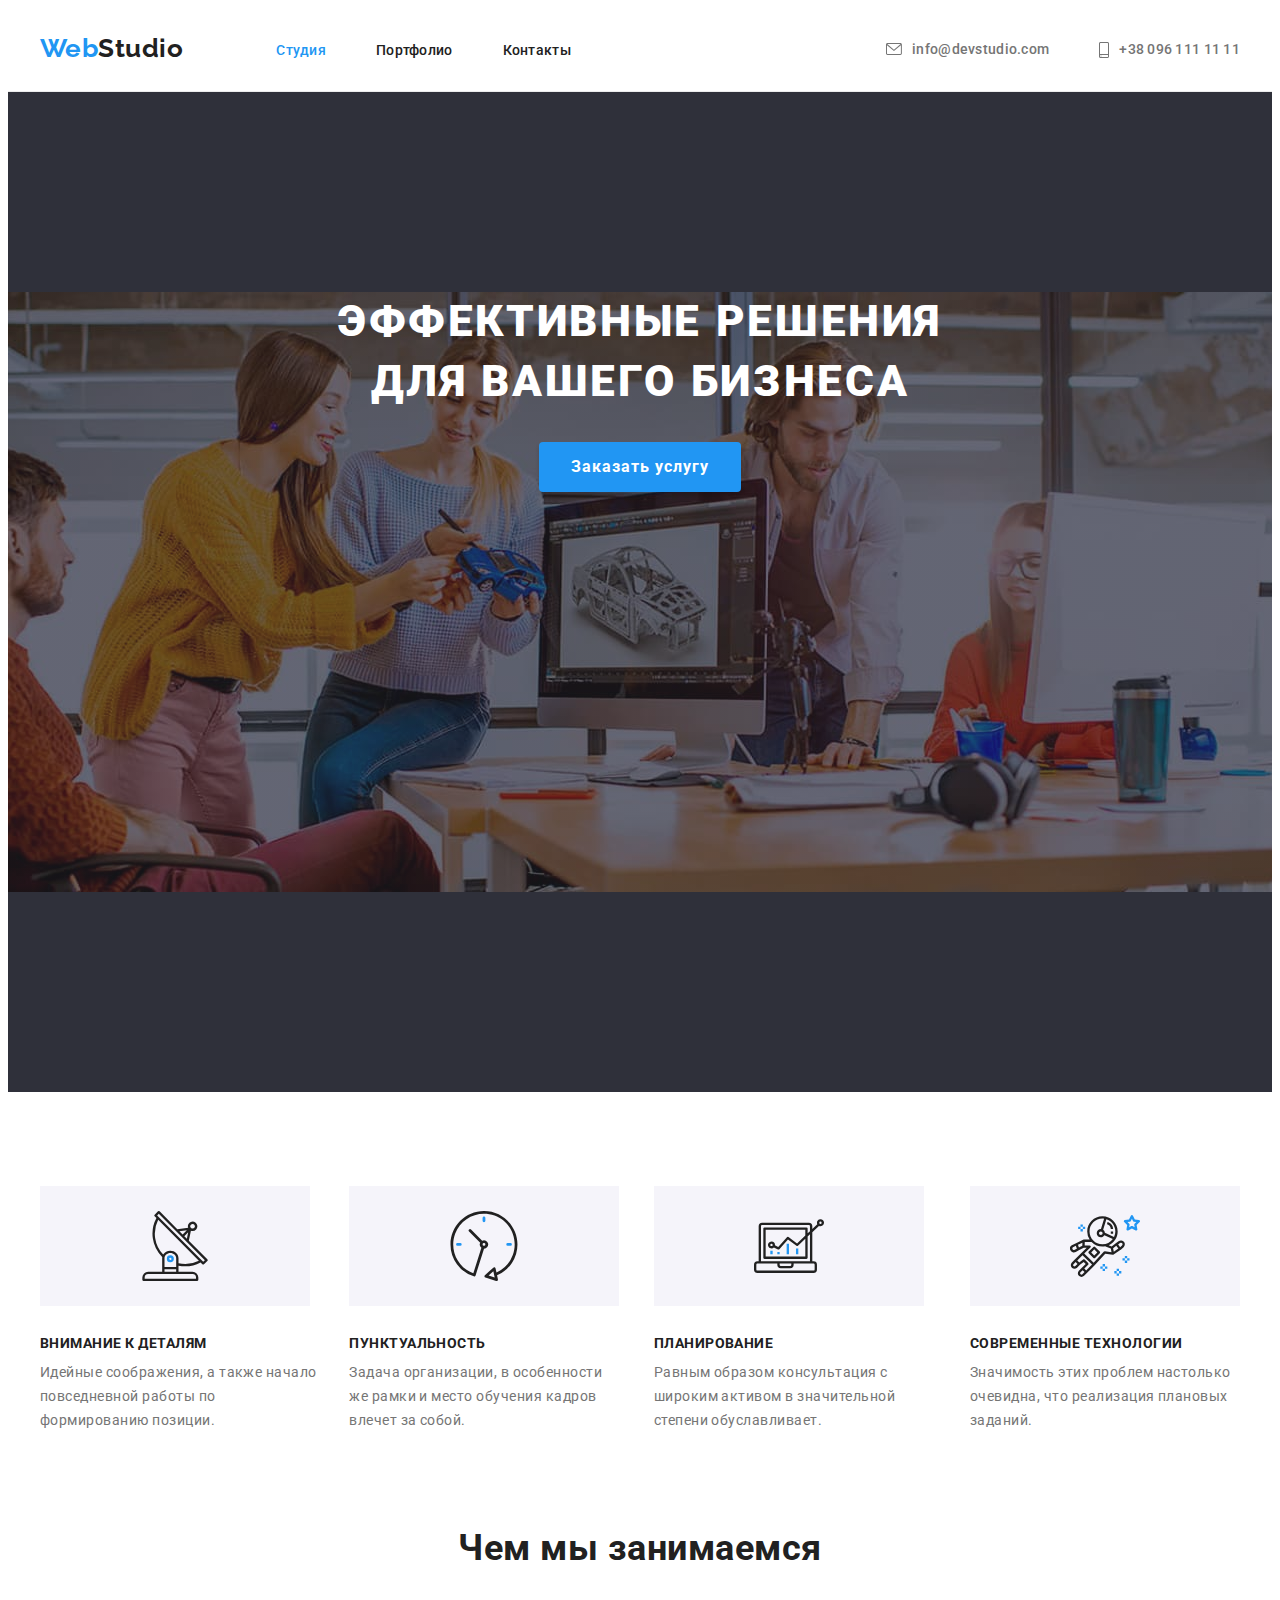
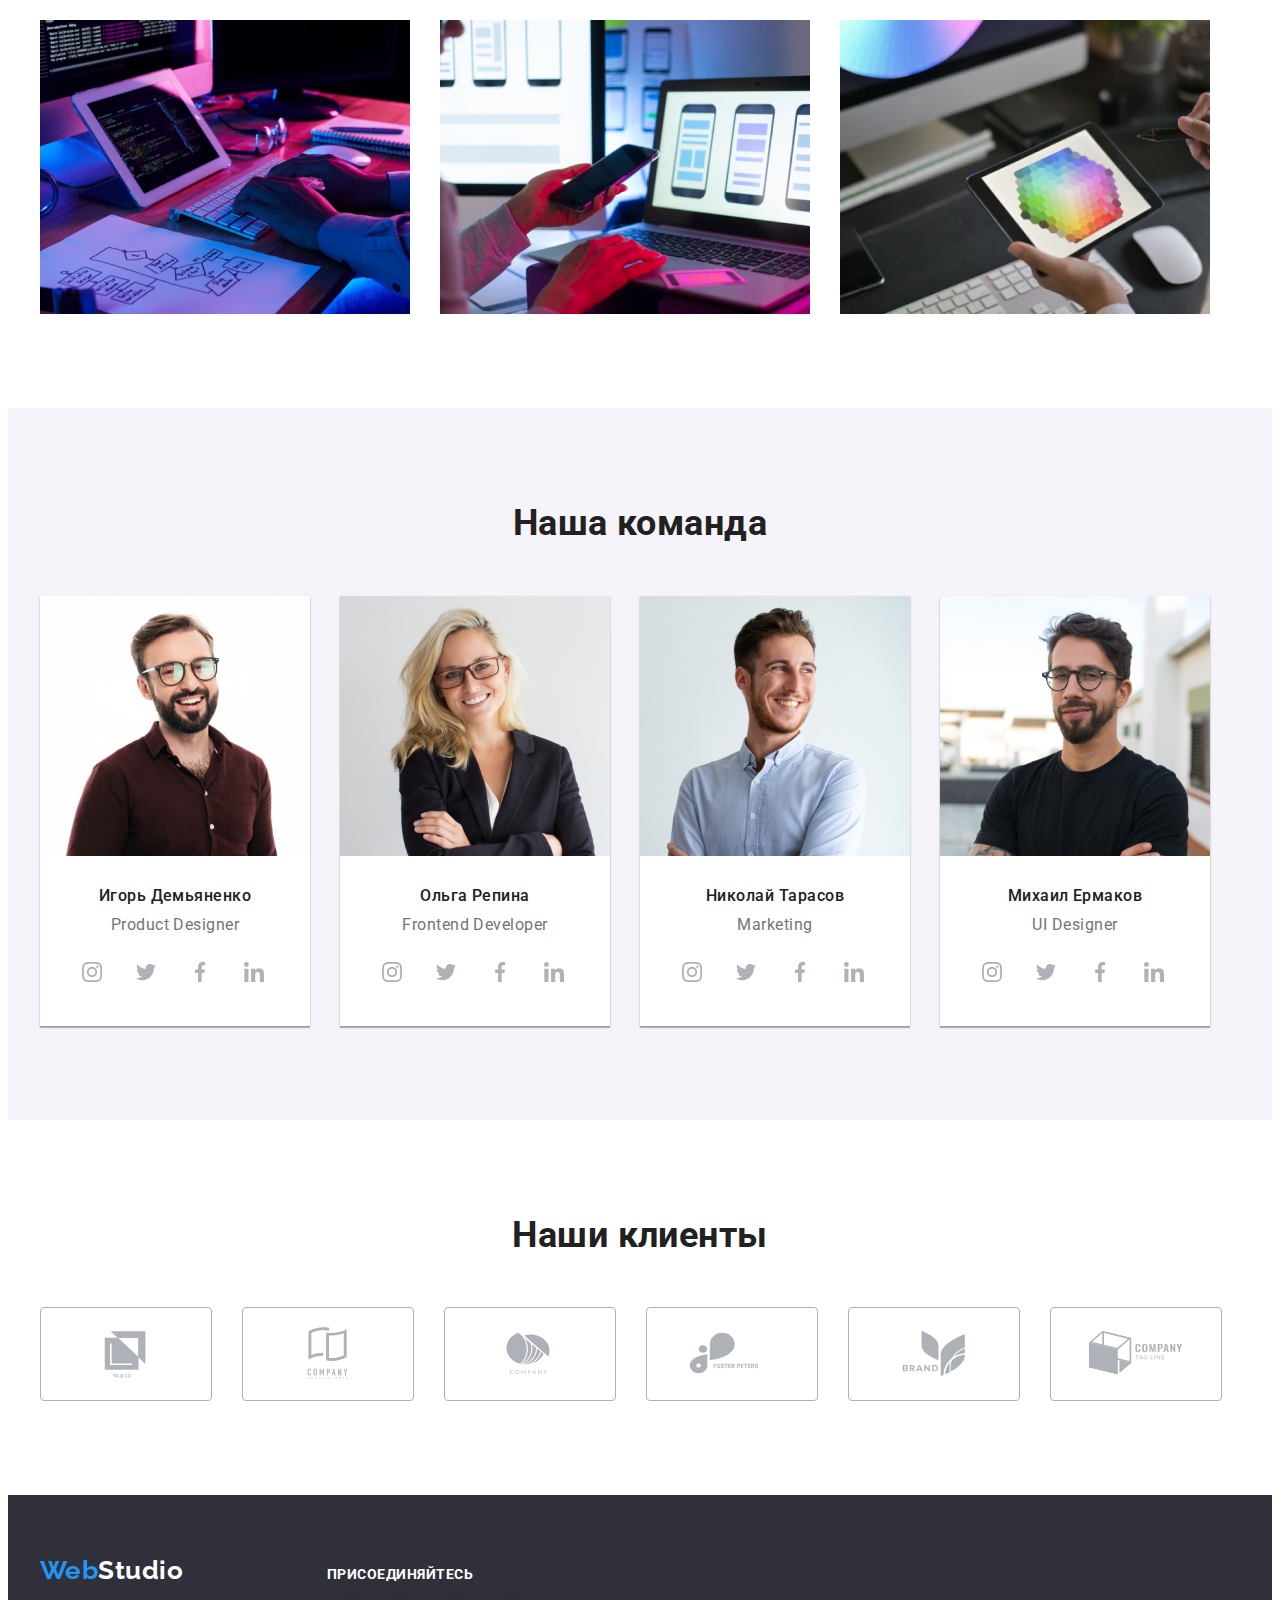
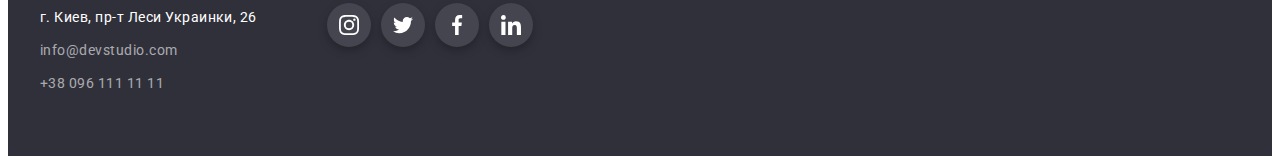
<file: index.html>
<!DOCTYPE html>
<html lang="ru">
  <head>
    <meta charset="UTF-8" />
    <meta http-equiv="X-UA-Compatible" content="IE=edge" />
    <meta name="viewport" content="width=device-width, initial-scale=1.0" />
    <title>Студия</title>
    <link rel="preconnect" href="https://fonts.googleapis.com" />
    <link rel="preconnect" href="https://fonts.gstatic.com" crossorigin />
    <link
      href="https://fonts.googleapis.com/css2?family=Raleway:wght@700&family=Roboto:wght@400;500;700;900&display=swap"
      rel="stylesheet"
    />
    <link
      rel="stylesheet"
      href="https://cdnjs.cloudflare.com/ajax/libs/modern-normalize/1.1.0/modern-normalize.min.css"
      integrity="sha512-wpPYUAdjBVSE4KJnH1VR1HeZfpl1ub8YT/NKx4PuQ5NmX2tKuGu6U/JRp5y+Y8XG2tV+wKQpNHVUX03MfMFn9Q=="
      crossorigin="anonymous"
      referrerpolicy="no-referrer"
    />
    <link rel="stylesheet" href="./styles.css" />
  </head>
  <body>
    <header class="header">
      <div class="header-page container">
        <a class="logo" href=""><span class="logo-first">Web</span>Studio</a>
        <nav class="site-nav">
          <ul class="site-nav-list list">
            <li class="item"><a href="./index.html" class="link current">Студия</a></li>
            <li class="item"><a href="./portfolio.html" class="link">Портфолио</a></li>
            <li class="item"><a href="" class="link">Контакты</a></li>
          </ul>
        </nav>
        <ul class="auth-nav list">
          <li class="auth-nav-item">
            <a class="link" href="mailto:info@devstudio.com">
              <svg class="auth-icon-mail">
                <use href="./images/icons.svg#icon-envelope-hover"></use>
              </svg>
              info@devstudio.com</a
            >
          </li>
          <li class="auth-nav-item">
            <a class="link" href="tel:+380961111111">
              <svg class="auth-icon-phone">
                <use href="./images/icons.svg#icon-smartphone"></use>
              </svg>
              +38 096 111 11 11
            </a>
          </li>
        </ul>
      </div>
    </header>
    <main>
      <section class="hero">
        <div class="overlay">
          <h1 class="hero-title">Эффективные решения для вашего бизнеса</h1>
          <button class="button" type="button">Заказать услугу</button>
        </div>
      </section>
      <section class="feature-section section">
        <div class="container">
          <ul class="feature-list list">
            <li class="item">
              <span class="feature-list-bgc">
                <svg class="feature-icons" width="70px" height="70px">
                  <use href="./images/icons.svg#icon-antenna"></use>
                </svg>
              </span>
              <h3 class="title">Внимание к деталям</h3>
              <p class="paragraph">
                Идейные соображения, а также начало повседневной работы по формированию позиции.
              </p>
            </li>
            <li class="item">
              <span class="feature-list-bgc">
                <svg class="feature-icons" width="70px" height="70px">
                  <use href="./images/icons.svg#icon-clock"></use>
                </svg>
              </span>
              <h3 class="title">Пунктуальность</h3>
              <p class="paragraph">
                Задача организации, в особенности же рамки и место обучения кадров влечет за собой.
              </p>
            </li>
            <li class="item">
              <span class="feature-list-bgc">
                <svg class="feature-icons" width="70px" height="70px">
                  <use href="./images/icons.svg#icon-diagram"></use>
                </svg>
              </span>
              <h3 class="title">Планирование</h3>
              <p class="paragraph">
                Равным образом консультация с широким активом в значительной степени обуславливает.
              </p>
            </li>
            <li class="item">
              <span class="feature-list-bgc">
                <svg class="feature-icons" width="70px" height="70px">
                  <use href="./images/icons.svg#icon-astronaut"></use>
                </svg>
              </span>
              <h3 class="title">Современные технологии</h3>
              <p class="paragraph">
                Значимость этих проблем настолько очевидна, что реализация плановых заданий.
              </p>
            </li>
          </ul>
        </div>
      </section>
      <section class="work-section section">
        <div class="container">
          <h2 class="section-title">Чем мы занимаемся</h2>
          <ul class="list">
            <li class="item"><img src="./images/box1.jpg" alt="компьютер" width="370" /></li>
            <li class="item"><img src="./images/box2.jpg" alt="телефон" width="370" /></li>
            <li class="item">
              <img src="./images/box3.jpg" alt="графический планшет" width="370" />
            </li>
          </ul>
        </div>
      </section>
      <section class="our-team-section section">
        <div class="container">
          <h2 class="section-title">Наша команда</h2>
          <ul class="our-team list">
            <li class="item">
              <img src="./images/Photo1.jpg" alt="фото" width="270" />
              <div class="our-team-text">
                <h3 class="name">Игорь Демьяненко</h3>
                <p class="paragraph">Product Designer</p>
              </div>
              <ul class="networks list">
                <li class="networks-item">
                  <a href="" class="networks-link">
                    <svg class="networks-icons" width="20px" height="20px">
                      <use href="./images/icons.svg#icon-instagram"></use>
                    </svg>
                  </a>
                </li>
                <li class="networks-item">
                  <a href="" class="networks-link">
                    <svg class="networks-icons" width="20px" height="20px">
                      <use href="./images/icons.svg#icon-twitter"></use>
                    </svg>
                  </a>
                </li>
                <li class="networks-item">
                  <a href="" class="networks-link"
                    ><svg class="networks-icons" width="20px" height="20px">
                      <use href="./images/icons.svg#icon-facebook"></use>
                    </svg>
                  </a>
                </li>
                <li class="networks-item">
                  <a href="" class="networks-link">
                    <svg class="networks-icons" width="20px" height="20px">
                      <use href="./images/icons.svg#icon-linkedin"></use>
                    </svg>
                  </a>
                </li>
              </ul>
            </li>
            <li class="item">
              <img src="./images/Photo2.jpg" alt="фото" width="270" />
              <div class="our-team-text">
                <h3 class="name">Ольга Репина</h3>
                <p class="paragraph">Frontend Developer</p>
              </div>
              <ul class="networks list">
                <li class="networks-item">
                  <a href="" class="networks-link">
                    <svg class="networks-icons" width="20px" height="20px">
                      <use href="./images/icons.svg#icon-instagram"></use>
                    </svg>
                  </a>
                </li>
                <li class="networks-item">
                  <a href="" class="networks-link">
                    <svg class="networks-icons" width="20px" height="20px">
                      <use href="./images/icons.svg#icon-twitter"></use>
                    </svg>
                  </a>
                </li>
                <li class="networks-item">
                  <a href="" class="networks-link"
                    ><svg class="networks-icons" width="20px" height="20px">
                      <use href="./images/icons.svg#icon-facebook"></use>
                    </svg>
                  </a>
                </li>
                <li class="networks-item">
                  <a href="" class="networks-link">
                    <svg class="networks-icons" width="20px" height="20px">
                      <use href="./images/icons.svg#icon-linkedin"></use>
                    </svg>
                  </a>
                </li>
              </ul>
            </li>
            <li class="item">
              <img src="./images/Photo3.jpg" alt="фото" width="270" />
              <div class="our-team-text">
                <h3 class="name">Николай Тарасов</h3>
                <p class="paragraph">Marketing</p>
              </div>
              <ul class="networks list">
                <li class="networks-item">
                  <a href="" class="networks-link">
                    <svg class="networks-icons" width="20px" height="20px">
                      <use href="./images/icons.svg#icon-instagram"></use>
                    </svg>
                  </a>
                </li>
                <li class="networks-item">
                  <a href="" class="networks-link">
                    <svg class="networks-icons" width="20px" height="20px">
                      <use href="./images/icons.svg#icon-twitter"></use>
                    </svg>
                  </a>
                </li>
                <li class="networks-item">
                  <a href="" class="networks-link"
                    ><svg class="networks-icons" width="20px" height="20px">
                      <use href="./images/icons.svg#icon-facebook"></use>
                    </svg>
                  </a>
                </li>
                <li class="networks-item">
                  <a href="" class="networks-link">
                    <svg class="networks-icons" width="20px" height="20px">
                      <use href="./images/icons.svg#icon-linkedin"></use>
                    </svg>
                  </a>
                </li>
              </ul>
            </li>
            <li class="item">
              <img src="./images/photo4.jpg" alt="фото" width="270" />
              <div class="our-team-text">
                <h3 class="name">Михаил Ермаков</h3>
                <p class="paragraph">UI Designer</p>
              </div>
              <ul class="networks list">
                <li class="networks-item">
                  <a href="" class="networks-link">
                    <svg class="networks-icons" width="20px" height="20px">
                      <use href="./images/icons.svg#icon-instagram"></use>
                    </svg>
                  </a>
                </li>
                <li class="networks-item">
                  <a href="" class="networks-link">
                    <svg class="networks-icons" width="20px" height="20px">
                      <use href="./images/icons.svg#icon-twitter"></use>
                    </svg>
                  </a>
                </li>
                <li class="networks-item">
                  <a href="" class="networks-link"
                    ><svg class="networks-icons" width="20px" height="20px">
                      <use href="./images/icons.svg#icon-facebook"></use>
                    </svg>
                  </a>
                </li>
                <li class="networks-item">
                  <a href="" class="networks-link">
                    <svg class="networks-icons" width="20px" height="20px">
                      <use href="./images/icons.svg#icon-linkedin"></use>
                    </svg>
                  </a>
                </li>
              </ul>
            </li>
          </ul>
        </div>
      </section>
      <section class="clients section">
        <div class="container">
          <h2 class="section-title">Наши клиенты</h2>
          <ul class="clients-list list">
            <li class="clients-item">
              <a class="clients-link" href="">
                <svg class="clients-icon" width="106px" height="60px">
                  <use href="./images/icons.svg#icon-logo-0"></use>
                </svg>
              </a>
            </li>
            <li class="clients-item">
              <a class="clients-link" href="">
                <svg class="clients-icon" width="106px" height="60px">
                  <use href="./images/icons.svg#icon-logo-1"></use>
                </svg>
              </a>
            </li>
            <li class="clients-item">
              <a class="clients-link" href="">
                <svg class="clients-icon" width="106px" height="60px">
                  <use href="./images/icons.svg#icon-logo-2"></use>
                </svg>
              </a>
            </li>
            <li class="clients-item">
              <a class="clients-link" href="">
                <svg class="clients-icon" width="106px" height="60px">
                  <use href="./images/icons.svg#icon-logo-3"></use>
                </svg>
              </a>
            </li>
            <li class="clients-item">
              <a class="clients-link" href="">
                <svg class="clients-icon" width="106px" height="60px">
                  <use href="./images/icons.svg#icon-logo-4"></use>
                </svg>
              </a>
            </li>
            <li class="clients-item">
              <a class="clients-link" href="">
                <svg class="clients-icon" width="106px" height="60px">
                  <use href="./images/icons.svg#icon-logo-5"></use>
                </svg>
              </a>
            </li>
          </ul>
        </div>
      </section>
    </main>
    <footer class="footer">
      <div class="footer-div container">
        <div>
          <a class="logo logo-footer" href=""><span class="logo-first">Web</span>Studio</a>
          <address class="address">
            <p class="street">г. Киев, пр-т Леси Украинки, 26</p>
            <a class="link" href="mailto:info@devstudio.com">info@devstudio.com</a>
            <a class="link" href="tel:+380961111111">+38 096 111 11 11</a>
          </address>
        </div>
        <div class="social">
          <p class="footer-network">присоединяйтесь</p>
          <ul class="networks list">
            <li class="networks-item">
              <a href="" class="networks-link">
                <svg class="networks-icons" width="20px" height="20px">
                  <use href="./images/icons.svg#icon-instagram"></use>
                </svg>
              </a>
            </li>
            <li class="networks-item">
              <a href="" class="networks-link">
                <svg class="networks-icons" width="20px" height="20px">
                  <use href="./images/icons.svg#icon-twitter"></use>
                </svg>
              </a>
            </li>
            <li class="networks-item">
              <a href="" class="networks-link"
                ><svg class="networks-icons" width="20px" height="20px">
                  <use href="./images/icons.svg#icon-facebook"></use>
                </svg>
              </a>
            </li>
            <li class="networks-item">
              <a href="" class="networks-link">
                <svg class="networks-icons" width="20px" height="20px">
                  <use href="./images/icons.svg#icon-linkedin"></use>
                </svg>
              </a>
            </li>
          </ul>
        </div>
      </div>
    </footer>
  </body>
</html>
</file>
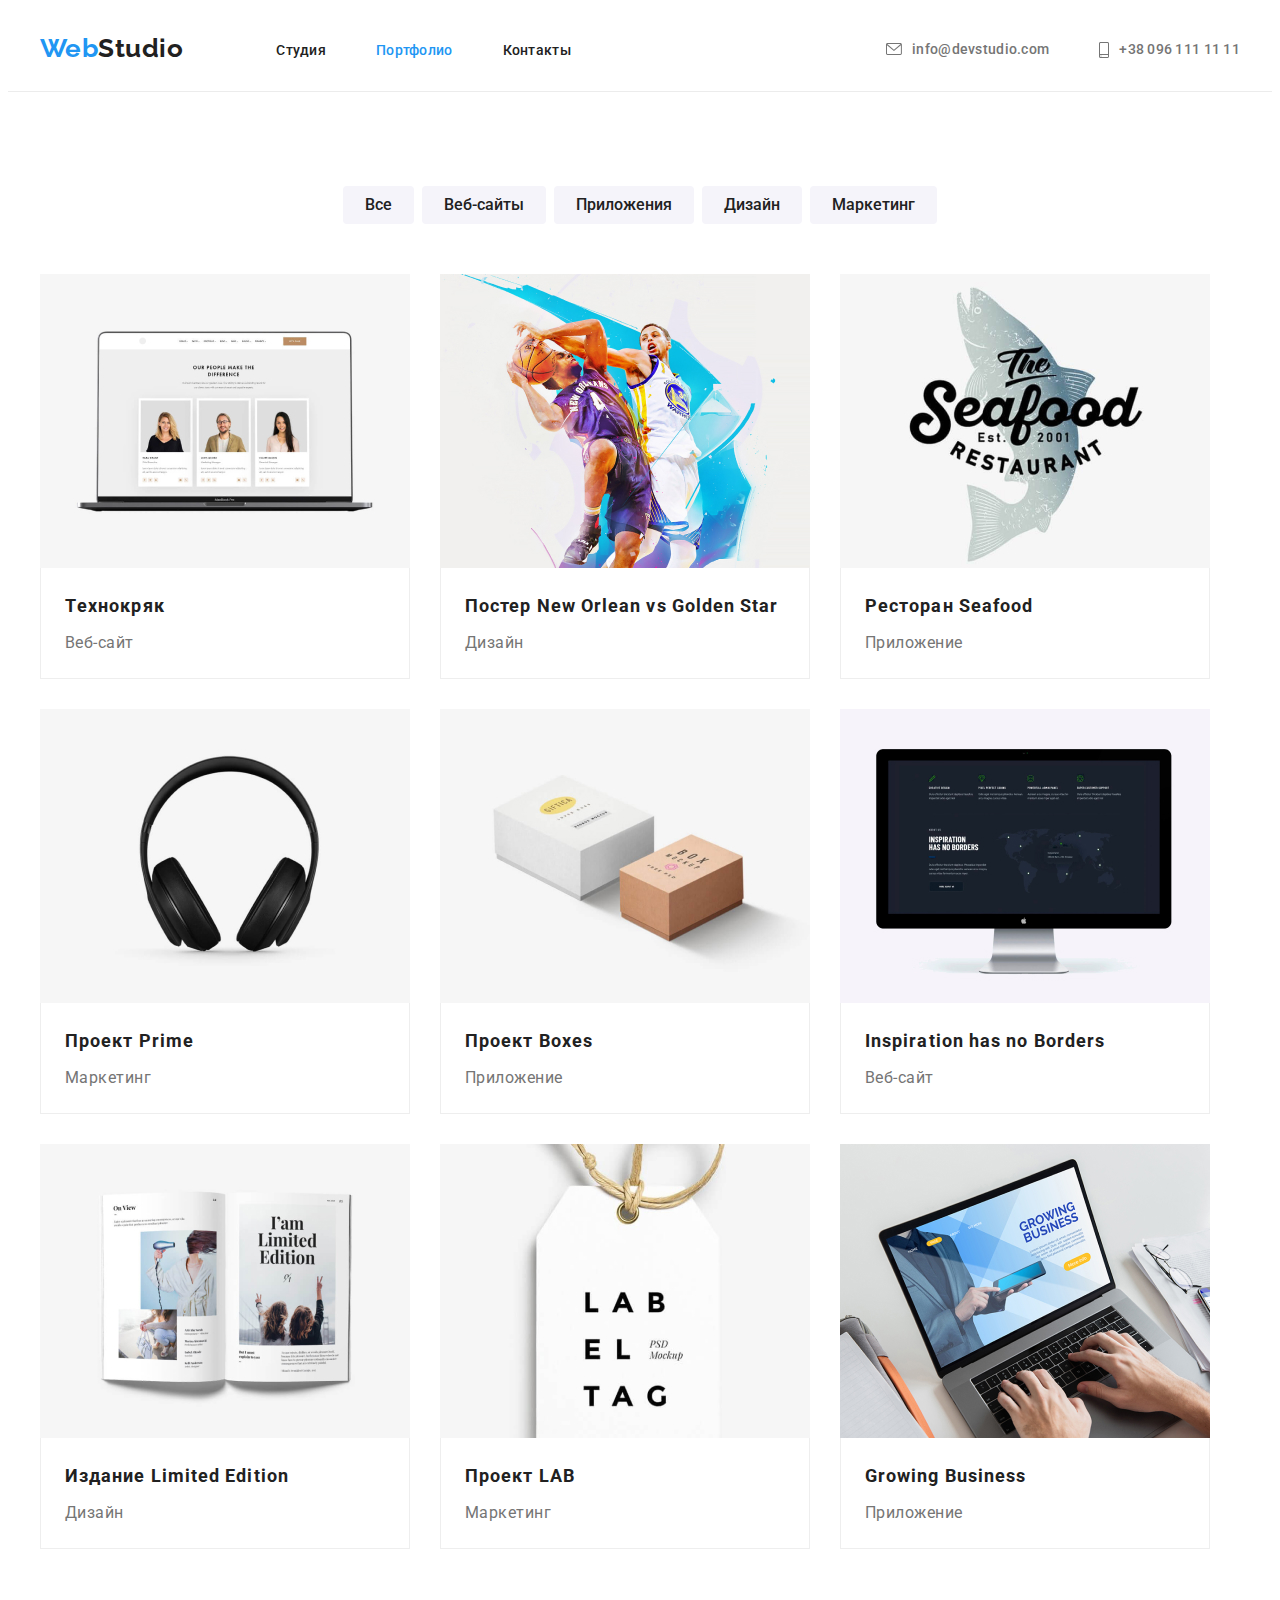
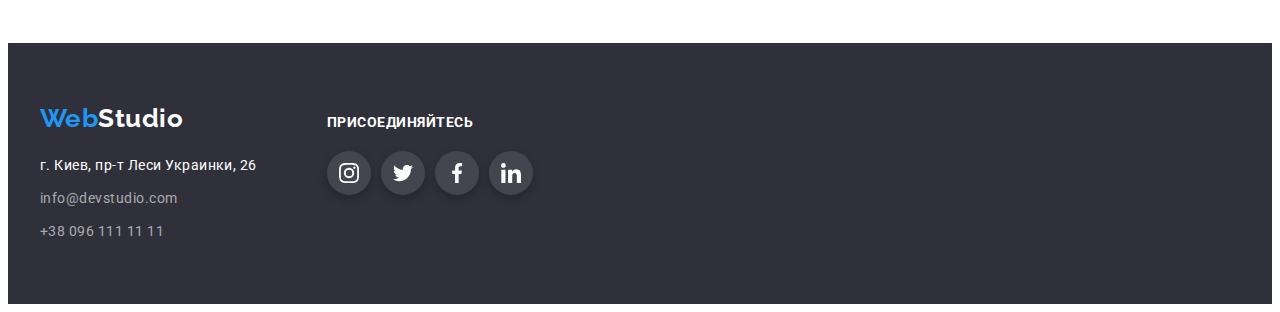
<file: portfolio.html>
<!DOCTYPE html>
<html lang="ru">
  <head>
    <meta charset="UTF-8" />
    <meta http-equiv="X-UA-Compatible" content="IE=edge" />
    <meta name="viewport" content="width=device-width, initial-scale=1.0" />
    <title>Студия</title>
    <link rel="preconnect" href="https://fonts.googleapis.com" />
    <link rel="preconnect" href="https://fonts.gstatic.com" crossorigin />
    <link
      href="https://fonts.googleapis.com/css2?family=Raleway:wght@700&family=Roboto:wght@400;500;700;900&display=swap"
      rel="stylesheet"
    />
    <link
      rel="stylesheet"
      href="https://cdnjs.cloudflare.com/ajax/libs/modern-normalize/1.1.0/modern-normalize.min.css"
      integrity="sha512-wpPYUAdjBVSE4KJnH1VR1HeZfpl1ub8YT/NKx4PuQ5NmX2tKuGu6U/JRp5y+Y8XG2tV+wKQpNHVUX03MfMFn9Q=="
      crossorigin="anonymous"
      referrerpolicy="no-referrer"
    />
    <link rel="stylesheet" href="./styles.css" />
  </head>
  <body>
    <header class="header">
      <div class="header-page container">
        <a class="logo" href=""><span class="logo-first">Web</span>Studio</a>
        <nav class="site-nav">
          <ul class="site-nav-list list">
            <li class="item"><a href="./index.html" class="link">Студия</a></li>
            <li class="item"><a href="./portfolio.html" class="link current">Портфолио</a></li>
            <li class="item"><a href="" class="link">Контакты</a></li>
          </ul>
        </nav>
        <ul class="auth-nav list">
          <li class="auth-nav-item"><a class="link" href="mailto:info@devstudio.com">
            <svg class="auth-icon-mail">
              <use href="./images/icons.svg#icon-envelope-hover">

              </use>
            </svg> info@devstudio.com</a></li>
          <li class="auth-nav-item"><a class="link" href="tel:+380961111111">
            <svg class="auth-icon-phone">
              <use href="./images/icons.svg#icon-smartphone"></use>
            </svg>
            +38 096 111 11 11
          </a></li>
        </ul>
      </div>
    </header>
    <main>
      <section class="filter section">
        <div class="container">
          <h1 class="visually-hidden">Портфолио</h1>
          <ul class="filter-button list">
            <li class="item"><button class="button" type="button">Все</button></li>
            <li class="item"><button class="button" type="button">Веб-сайты</button></li>
            <li class="item"><button class="button" type="button">Приложения</button></li>
            <li class="item"><button class="button" type="button">Дизайн</button></li>
            <li class="item"><button class="button" type="button">Маркетинг</button></li>
          </ul>
          <ul class="portfolio list">
            <li class="item">
              <img src="./images/img-1.jpg" alt="Tехнокряк" width="370" />
              <div class="text">
                <h2 class="title">Tехнокряк</h2>
                <p class="paragraph">Веб-сайт</p>
              </div>
            </li>
            <li class="item">
              <img src="./images/img-2.jpg" alt="Постер New Orlean vs Golden Star" width="370" />
              <div class="text">
                <h2 class="title">Постер New Orlean vs Golden Star</h2>
                <p class="paragraph">Дизайн</p>
              </div>
            </li>
            <li class="item">
              <img src="./images/img-3.jpg" alt="Ресторан Seafood" width="370" />
              <div class="text">
                <h2 class="title">Ресторан Seafood</h2>
                <p class="paragraph">Приложение</p>
              </div>
            </li>
            <li class="item">
              <img src="./images/img-4.jpg" alt="Проект Prime" width="370" />
              <div class="text">
                <h2 class="title">Проект Prime</h2>
                <p class="paragraph">Маркетинг</p>
              </div>
            </li>
            <li class="item">
              <img src="./images/img-5.jpg" alt="Проект Boxes" width="370" />
              <div class="text">
                <h2 class="title">Проект Boxes</h2>
                <p class="paragraph">Приложение</p>
              </div>
            </li>
            <li class="item">
              <img src="./images/img-6.jpg" alt="Inspiration has no Borders" width="370" />
              <div class="text">
                <h2 class="title">Inspiration has no Borders</h2>
                <p class="paragraph">Веб-сайт</p>
              </div>
            </li>
            <li class="item">
              <img src="./images/img-7.jpg" alt="Издание Limited Edition" width="370" />
              <div class="text">
                <h2 class="title">Издание Limited Edition</h2>
                <p class="paragraph">Дизайн</p>
              </div>
            </li>
            <li class="item">
              <img src="./images/img-8.jpg" alt="Проект LAB" width="370" />
              <div class="text">
                <h2 class="title">Проект LAB</h2>
                <p class="paragraph">Маркетинг</p>
              </div>
            </li>
            <li class="item">
              <img src="./images/img-9.jpg" alt="Growing Business" width="370" />
              <div class="text">
                <h2 class="title">Growing Business</h2>
                <p class="paragraph">Приложение</p>
              </div>
            </li>
          </ul>
        </div>
      </section>
    </main>
    <footer class="footer">
      <div class="footer-div container">
        <div>
          <a class="logo logo-footer" href=""><span class="logo-first">Web</span>Studio</a>
          <address class="address">
            <p class="street">г. Киев, пр-т Леси Украинки, 26</p>
            <a class="link" href="mailto:info@devstudio.com">info@devstudio.com</a>
            <a class="link" href="tel:+380961111111">+38 096 111 11 11</a>
          </address>
        </div>
        <div class="social">
          <p class="footer-network">присоединяйтесь</p>
          <ul class="networks list">
            <li class="networks-item">
              <a href="" class="networks-link">
                <svg class="networks-icons" width="20px" height="20px">
                  <use href="./images/icons.svg#icon-instagram"></use>
                </svg>
              </a>
            </li>
            <li class="networks-item">
              <a href="" class="networks-link">
                <svg class="networks-icons" width="20px" height="20px">
                  <use href="./images/icons.svg#icon-twitter"></use>
                </svg>
              </a>
            </li>
            <li class="networks-item">
              <a href="" class="networks-link"
                ><svg class="networks-icons" width="20px" height="20px">
                  <use href="./images/icons.svg#icon-facebook"></use>
                </svg>
              </a>
            </li>
            <li class="networks-item">
              <a href="" class="networks-link">
                <svg class="networks-icons" width="20px" height="20px">
                  <use href="./images/icons.svg#icon-linkedin"></use>
                </svg>
              </a>
            </li>
          </ul>
        </div>
      </div>
    </footer>
  </body>
</html>
</file>
<file: styles.css>
:root {
  --primary-text-color: #757575;
  --title-text-color: #212121;
  --accent-color: #2196f3;
  --white-color: #ffffff;
  --background-black: #2f303a;
  --white-fill: rgba(255, 255, 255, 0.6);
  --background-button: #f5f4fa;
  --background-portfolio-gray: #f6f6f6;
  --border-gray-color: #eeeeee;
  --icon-gray-color: #afb1b8;
  --icon-gray-footer: #44454e;
}

body {
  background-color: var(--white-color);
  color: var(--primary-text-color);
  font-family: roboto, sans-serif;
  letter-spacing: 0.03em;
}

img {
  display: block;
  max-width: 100%;
  height: auto;
}

.container {
  width: 1200px;
  margin-left: auto;
  margin-right: auto;
  padding-left: 15px;
  padding-right: 15px;
  /* outline: 2px solid tomato; */
}

.list {
  list-style: none;
  padding: 0;
  margin: 0;
}

.section {
  padding-top: 94px;
  padding-bottom: 94px;
}

.section-title {
  margin: 0;
  margin-bottom: 50px;
  color: var(--title-text-color);
  font-size: 36px;
  line-height: 1.2;
  text-align: center;
}

.visually-hidden {
  position: absolute;
  white-space: nowrap;
  width: 1px;
  height: 1px;
  overflow: hidden;
  border: 0;
  padding: 0;
  clip: rect(0 0 0 0);
  clip-path: inset(50%);
  margin: -1px;
}
/* ------------------Header --------------------*/
.header {
  border-bottom: 1px solid #ececec;
}

.header-page {
  display: flex;
  align-items: center;
}

.site-nav-list {
  display: flex;
}
.logo {
  padding-top: 24px;
  padding-bottom: 25px;
  margin-right: 93px;
  text-decoration: none;
  font-family: Raleway, sans-serif;
  font-weight: 700;
  font-size: 26px;
  line-height: 1.2;
  color: var(--title-text-color);
}
.logo-first {
  color: var(--accent-color);
}
.site-nav {
  padding: 0;
}
.site-nav .item {
  margin-right: 50px;
  padding-top: 32px;
  padding-bottom: 32px;
}

.site-nav .item:last-child {
  margin-right: 0;
}

.site-nav .link {
  color: var(--title-text-color);
  text-decoration: none;
  font-weight: 500;
  font-size: 14px;
  line-height: 1.1px;
  letter-spacing: 0.02em;
}

.site-nav .link.current {
  color: var(--accent-color);
}
.site-nav .link:hover,
.site-nav .link:focus,
.auth-nav .link:hover,
.auth-nav .link:focus {
  color: var(--accent-color);
}

.auth-nav {
  margin-left: auto;
}

.auth-nav.list {
  display: flex;
}
.auth-nav-item {
  margin-right: 50px;
}
.auth-nav .link {
  display: flex;
  align-items: center;
  padding-top: 32px;
  padding-bottom: 32px;
  color: var(--primary-text-color);
  text-decoration: none;
  font-weight: 500;
  font-size: 14px;
  line-height: 1.1;
  letter-spacing: 0.02em;
}

.auth-nav-item:last-child {
  margin-right: 0;
}

.auth-icon-phone {
  width: 10px;
  height: 16px;
  margin-right: 10px;
  fill: currentColor;
}

.auth-icon-mail {
  width: 16px;
  height: 12px;
  margin-right: 10px;
  fill: currentColor;
}

/* -------------------------Hero-------------- */
.hero {
  /* text-align: center;
  padding-top: 200px;
  padding-bottom: 200px;  */
  background-color: var(--background-black);
}

.overlay {
  text-align: center;
  padding-top: 200px;
  padding-bottom: 200px;
  max-width: 1600px;
  height: 600px;
  margin-left: auto;
  margin-right: auto;
  background-image: linear-gradient(to right, rgba(47, 48, 58, 0.4), rgba(47, 48, 58, 0.4)),
    url(./images/bgi.jpg);
  background-repeat: no-repeat;
  background-position: center;
}
.hero-title {
  margin: 0 auto 30px auto;
  width: 700px;
  color: var(--white-color);
  font-weight: 900;
  font-size: 44px;
  line-height: 1.36;
  text-align: center;
  letter-spacing: 0.06em;
  text-transform: uppercase;
}

.hero .button {
  display: inline-block;
  border-radius: 4px;
  border: transparent;
  padding: 10px 32px;
  font-family: Roboto;
  cursor: pointer;
  font-weight: 700;
  font-size: 16px;
  line-height: 1.87;
  align-items: center;
  text-align: center;
  letter-spacing: 0.06em;
  color: var(--white-color);
  background-color: var(--accent-color);
  box-shadow: 0px 4px 4px rgba(0, 0, 0, 0.15);
}
/*-------------------Feature--------------------------- */
.feature-list {
  display: flex;
}

.feature-list .item {
  margin-right: 30px;
}

.feature-list .item:last-child {
  margin-right: 0;
}

.feature-list .title {
  margin: 0;
  margin-bottom: 10px;
  color: var(--title-text-color);
  font-size: 14px;
  line-height: 1.1;
  text-transform: uppercase;
}
.feature-list .paragraph {
  margin: 0;
  font-size: 14px;
  line-height: 1.71;
}

.feature-list-bgc {
  display: flex;
  align-items: center;
  justify-content: center;
  margin-bottom: 30px;
  background-color: var(--background-button);
  width: 270px;
  height: 120px;
}
.feature-icons {
}
/* ----------------Work------------------------ */
.work-section.section {
  padding-top: 0;
}
.work-section .list {
  display: flex;
}
.work-section .item {
  margin-right: 30px;
}
.work-section .item:last-child {
  margin-right: 0;
}

/* Team */
.our-team-section {
  background-color: var(--background-button);
}
.our-team-section .list {
  display: flex;
}

.our-team-section .item {
  margin-right: 30px;
  background-color: #fff;
  box-shadow: 0px 1px 3px rgba(0, 0, 0, 0.12), 0px 1px 1px rgba(0, 0, 0, 0.14),
    0px 2px 1px rgba(0, 0, 0, 0.2);
}

.our-team-section .item:last-child {
  margin-right: 0;
}

.our-team-text {
  padding-top: 30px;
}

.our-team .name {
  margin: 0;
  margin-bottom: 10px;
  color: var(--title-text-color);
  font-weight: 500;
  font-size: 16px;
  line-height: 1.2;
  text-align: center;
}

.our-team .paragraph {
  margin: 0;
  font-size: 16px;
  line-height: 1.2;
  text-align: center;
}
.networks {
  display: flex;
  margin: 16px 30px 32px 30px;
}
.networks-item {
  width: 44px;
  height: 44px;
  margin-right: 10px;
}
.networks-link {
  width: 44px;
  height: 44px;
  margin-right: 10px;
  display: flex;
  align-items: center;
  justify-content: center;
  border-radius: 50%;
  color: var(--icon-gray-color);
}

.networks-link:hover,
.networks-link:focus,
.social .networks-link:hover,
.social .networks-link:focus {
  background-color: var(--accent-color);
  color: var(--white-color);
}

.networks-icons {
  fill: currentColor;
  height: 20px;
}

.networks-item:last-child {
  margin-right: 0px;
}

/* -------------------Clients------------------ */

.clients-list {
  display: flex;
}
.clients-item {
  margin-right: 30px;
}
.clients-link {
  width: 170px;
  height: 92px;
  display: flex;
  align-items: center;
  justify-content: center;
  color: var(--icon-gray-color);
  border: solid 1px var(--icon-gray-color);
  border-radius: 4px;
}
.clients-link:hover,
.clients-link:focus {
  color: var(--accent-color);
  border: solid 1px var(--accent-color);
}
.clients-item:last-child {
  margin-right: 0px;
}

.clients-icon {
  fill: currentColor;
  /* width: 106px;
  height: 60px; */
}
/* ------------------Footer------------------------- */

.footer {
  background-color: var(--background-black);
  padding-top: 60px;
  padding-bottom: 60px;
}
.footer-div {
  display: flex;
}
.address {
  font-size: 14px;
  line-height: 1.71;
}
.address .street {
  margin: 0;
  margin-top: 20px;
  color: var(--white-color);
  font-style: normal;
}

.address .link {
  margin-top: 9px;
  display: flex;
  color: var(--white-fill);
  text-decoration: none;
  font-style: normal;
}
.logo-footer {
  padding: 0;
  margin: 0;
  color: var(--white-color);
}

.social {
  margin-left: 70px;
  margin-top: 12px;
}

.footer-network {
  font-weight: 700;
  font-size: 14px;
  line-height: 1.14;
  text-transform: uppercase;
  color: var(--white-color);
  margin: 0 0 20px 0;
  padding: 0px;
}

.social .networks {
  margin: 0;
}

.social .networks-link {
  filter: drop-shadow(0px 4px 4px rgba(0, 0, 0, 0.25));
  background-color: var(--icon-gray-footer);
  color: var(--white-color);
}
/* --------------Porfolio-------------------- */

.filter-button .button {
  border-radius: 4px;
  border: transparent;
  padding: 6px 22px;

  font-family: Roboto;
  font-weight: 500;
  font-size: 16px;
  line-height: 1.62;
  text-align: center;
  color: var(--title-text-color);
  background-color: var(--background-button);
}
.filter-button .item {
  margin-right: 8px;
}
.filter-button .item:last-child {
  margin-right: 0;
}

.filter .list .button:hover,
.filter .list .button:focus {
  color: var(--white-color);
  background-color: var(--accent-color);
  box-shadow: 0px 4px 4px rgba(0, 0, 0, 0.25);
}

.filter-button {
  margin-bottom: 50px;
  display: flex;
  justify-content: center;
}

.filter .portfolio {
  display: flex;
  flex-wrap: wrap;
  margin: -15px;
}

.filter .portfolio .item {
  margin: 15px;
  background-color: var(--white-color);
  /* border: 1px solid #ececec; */
}

.filter .portfolio .item:hover,
.filter .portfolio .item:focus {
  box-shadow: 0px 1px 1px rgba(0, 0, 0, 0.12), 0px 4px 4px rgba(0, 0, 0, 0.06),
    1px 4px 6px rgba(0, 0, 0, 0.16);
}

.filter .portfolio .title {
  color: var(--title-text-color);
  font-size: 18px;
  line-height: 2;
  letter-spacing: 0.06em;
  margin: 0;
  margin-bottom: 4px;
}
.filter .portfolio .paragraph {
  margin: 0;
  font-size: 16px;
  line-height: 1.87;
}
.portfolio .text {
  padding: 20px 24px;
  border-left: 1px solid var(--border-gray-color);
  border-bottom: 1px solid var(--border-gray-color);
  border-right: 1px solid var(--border-gray-color);
}
</file>
